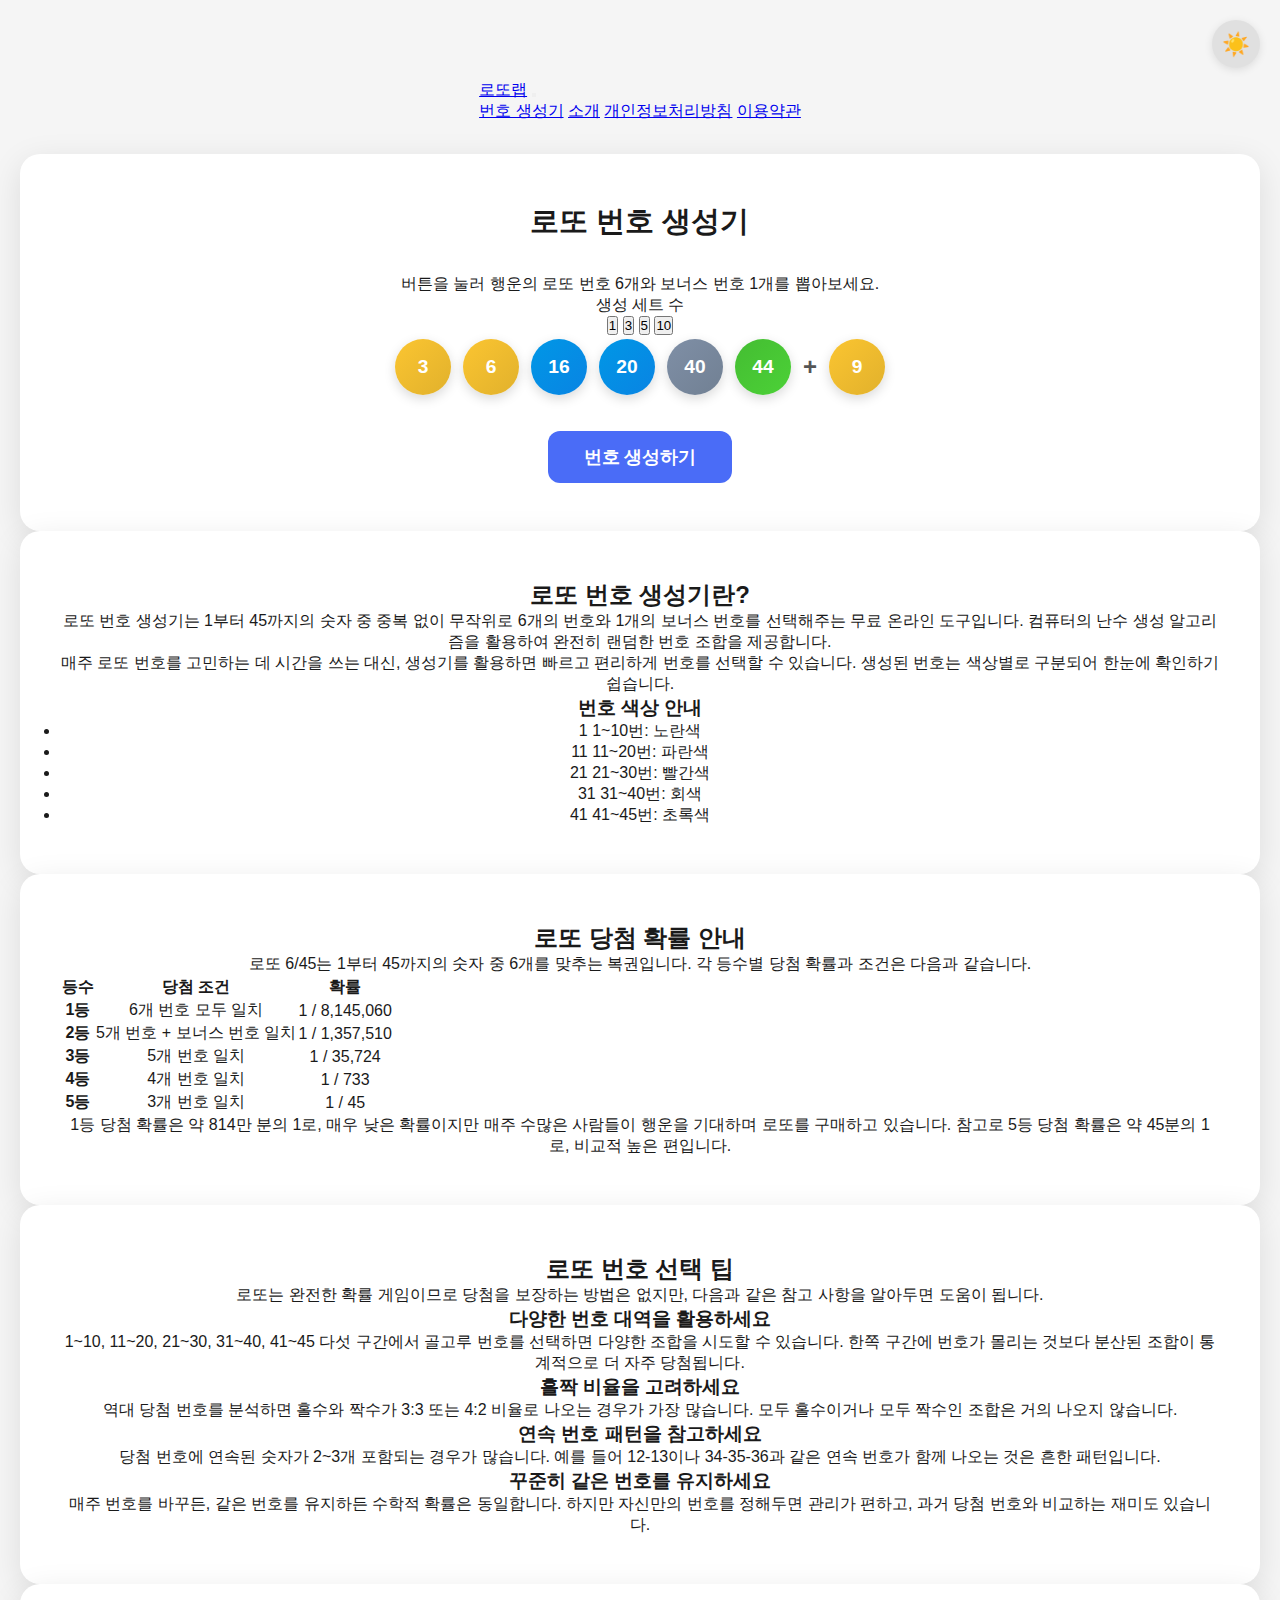
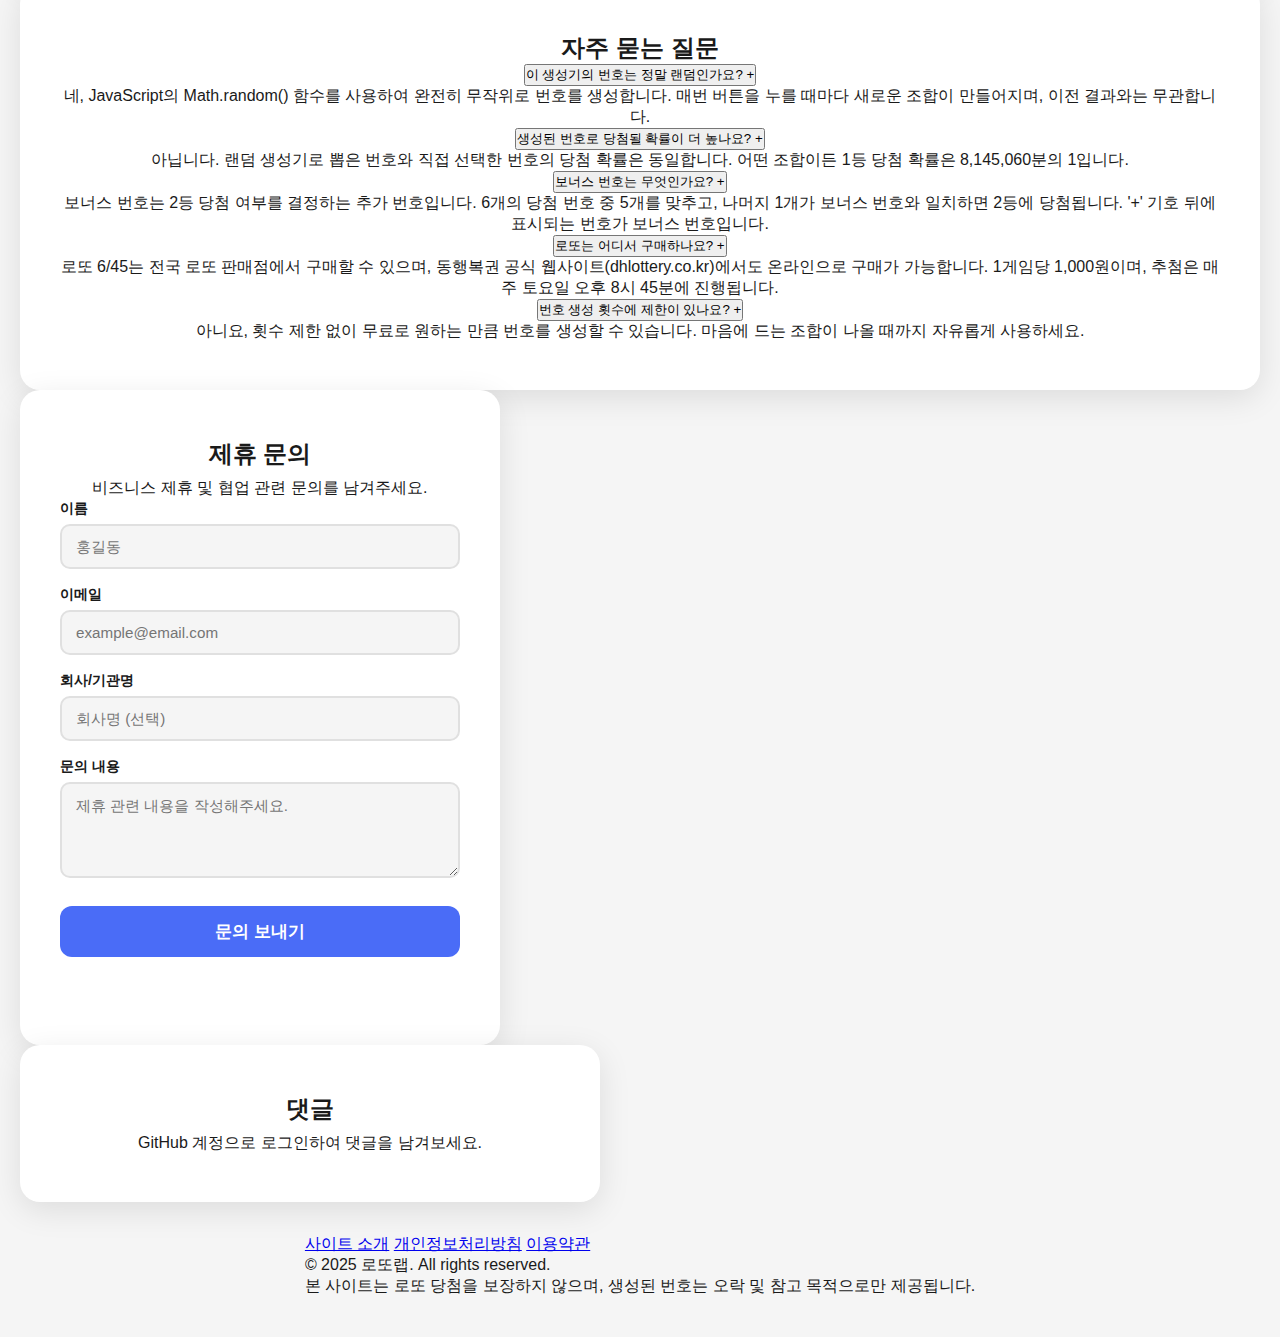
<file: index.html>
<!DOCTYPE html>
<html lang="ko" data-theme="light">
<head>
    <!-- Google tag (gtag.js) -->
    <script async src="https://www.googletagmanager.com/gtag/js?id=G-9GF58T6LCK"></script>
    <script>
      window.dataLayer = window.dataLayer || [];
      function gtag(){dataLayer.push(arguments);}
      gtag('js', new Date());

      gtag('config', 'G-9GF58T6LCK');
    </script>
    <script type="text/javascript">
      (function(c,l,a,r,i,t,y){
          c[a]=c[a]||function(){(c[a].q=c[a].q||[]).push(arguments)};
          t=l.createElement(r);t.async=1;t.src="https://www.clarity.ms/tag/"+i;
          y=l.getElementsByTagName(r)[0];y.parentNode.insertBefore(t,y);
      })(window, document, "clarity", "script", "vht7bhgp7y");
    </script>
    <meta charset="UTF-8">
    <meta name="viewport" content="width=device-width, initial-scale=1.0">
    <title>로또 번호 생성기 - 무료 랜덤 번호 추천 | 로또랩</title>
    <meta name="description" content="무료 로또 번호 생성기로 행운의 번호를 뽑아보세요. 1~45 중 랜덤 6개 번호와 보너스 번호를 자동으로 추천합니다. 로또 당첨 확률, 번호 선택 팁도 확인하세요.">
    <meta name="keywords" content="로또 번호 생성기, 로또 번호 추천, 랜덤 번호, 로또 당첨 확률, 무료 로또">
    <meta property="og:title" content="로또 번호 생성기 - 무료 랜덤 번호 추천">
    <meta property="og:description" content="무료 로또 번호 생성기로 행운의 번호를 뽑아보세요. 당첨 확률 정보와 번호 선택 팁도 제공합니다.">
    <meta property="og:type" content="website">
    <link rel="stylesheet" href="style.css">
    <script async src="https://pagead2.googlesyndication.com/pagead/js/adsbygoogle.js?client=ca-pub-6343680827570433"
         crossorigin="anonymous"></script>
</head>
<body>
    <header class="site-header">
        <div class="header-inner">
            <a href="index.html" class="site-logo">로또랩</a>
            <button id="menu-toggle" class="menu-toggle" aria-label="메뉴 열기">
                <span></span><span></span><span></span>
            </button>
            <nav class="site-nav" id="site-nav">
                <a href="index.html" class="nav-link active">번호 생성기</a>
                <a href="about.html" class="nav-link">소개</a>
                <a href="privacy.html" class="nav-link">개인정보처리방침</a>
                <a href="terms.html" class="nav-link">이용약관</a>
            </nav>
            <button id="theme-toggle" aria-label="테마 변경">☀️</button>
        </div>
    </header>

    <main>
        <!-- 로또 번호 생성기 -->
        <article class="container generator-section">
            <h1>로또 번호 생성기</h1>
            <p class="section-desc">버튼을 눌러 행운의 로또 번호 6개와 보너스 번호 1개를 뽑아보세요.</p>
            <div class="set-selector">
                <label for="set-count">생성 세트 수</label>
                <div class="set-buttons">
                    <button type="button" class="set-btn active" data-count="1">1</button>
                    <button type="button" class="set-btn" data-count="3">3</button>
                    <button type="button" class="set-btn" data-count="5">5</button>
                    <button type="button" class="set-btn" data-count="10">10</button>
                </div>
            </div>
            <div id="lotto-container"></div>
            <button id="generate-btn">번호 생성하기</button>
        </article>

        <!-- 로또 번호 생성기 소개 -->
        <section class="container content-section">
            <h2>로또 번호 생성기란?</h2>
            <p>로또 번호 생성기는 1부터 45까지의 숫자 중 중복 없이 무작위로 6개의 번호와 1개의 보너스 번호를 선택해주는 무료 온라인 도구입니다. 컴퓨터의 난수 생성 알고리즘을 활용하여 완전히 랜덤한 번호 조합을 제공합니다.</p>
            <p>매주 로또 번호를 고민하는 데 시간을 쓰는 대신, 생성기를 활용하면 빠르고 편리하게 번호를 선택할 수 있습니다. 생성된 번호는 색상별로 구분되어 한눈에 확인하기 쉽습니다.</p>
            <div class="color-guide">
                <h3>번호 색상 안내</h3>
                <ul class="color-list">
                    <li><span class="ball-sm yellow">1</span> 1~10번: 노란색</li>
                    <li><span class="ball-sm blue">11</span> 11~20번: 파란색</li>
                    <li><span class="ball-sm red">21</span> 21~30번: 빨간색</li>
                    <li><span class="ball-sm gray">31</span> 31~40번: 회색</li>
                    <li><span class="ball-sm green">41</span> 41~45번: 초록색</li>
                </ul>
            </div>
        </section>

        <!-- 당첨 확률 -->
        <section class="container content-section">
            <h2>로또 당첨 확률 안내</h2>
            <p>로또 6/45는 1부터 45까지의 숫자 중 6개를 맞추는 복권입니다. 각 등수별 당첨 확률과 조건은 다음과 같습니다.</p>
            <div class="table-wrap">
                <table class="info-table">
                    <thead>
                        <tr>
                            <th>등수</th>
                            <th>당첨 조건</th>
                            <th>확률</th>
                        </tr>
                    </thead>
                    <tbody>
                        <tr>
                            <td><strong>1등</strong></td>
                            <td>6개 번호 모두 일치</td>
                            <td>1 / 8,145,060</td>
                        </tr>
                        <tr>
                            <td><strong>2등</strong></td>
                            <td>5개 번호 + 보너스 번호 일치</td>
                            <td>1 / 1,357,510</td>
                        </tr>
                        <tr>
                            <td><strong>3등</strong></td>
                            <td>5개 번호 일치</td>
                            <td>1 / 35,724</td>
                        </tr>
                        <tr>
                            <td><strong>4등</strong></td>
                            <td>4개 번호 일치</td>
                            <td>1 / 733</td>
                        </tr>
                        <tr>
                            <td><strong>5등</strong></td>
                            <td>3개 번호 일치</td>
                            <td>1 / 45</td>
                        </tr>
                    </tbody>
                </table>
            </div>
            <p>1등 당첨 확률은 약 814만 분의 1로, 매우 낮은 확률이지만 매주 수많은 사람들이 행운을 기대하며 로또를 구매하고 있습니다. 참고로 5등 당첨 확률은 약 45분의 1로, 비교적 높은 편입니다.</p>
        </section>

        <!-- 광고 1 -->
        <div class="ad-container">
            <ins class="adsbygoogle"
                 style="display:block"
                 data-ad-client="ca-pub-6343680827570433"
                 data-ad-slot="auto"
                 data-ad-format="auto"
                 data-full-width-responsive="true"></ins>
            <script>(adsbygoogle = window.adsbygoogle || []).push({});</script>
        </div>

        <!-- 번호 선택 팁 -->
        <section class="container content-section">
            <h2>로또 번호 선택 팁</h2>
            <p>로또는 완전한 확률 게임이므로 당첨을 보장하는 방법은 없지만, 다음과 같은 참고 사항을 알아두면 도움이 됩니다.</p>
            <div class="tips-list">
                <div class="tip-item">
                    <h3>다양한 번호 대역을 활용하세요</h3>
                    <p>1~10, 11~20, 21~30, 31~40, 41~45 다섯 구간에서 골고루 번호를 선택하면 다양한 조합을 시도할 수 있습니다. 한쪽 구간에 번호가 몰리는 것보다 분산된 조합이 통계적으로 더 자주 당첨됩니다.</p>
                </div>
                <div class="tip-item">
                    <h3>홀짝 비율을 고려하세요</h3>
                    <p>역대 당첨 번호를 분석하면 홀수와 짝수가 3:3 또는 4:2 비율로 나오는 경우가 가장 많습니다. 모두 홀수이거나 모두 짝수인 조합은 거의 나오지 않습니다.</p>
                </div>
                <div class="tip-item">
                    <h3>연속 번호 패턴을 참고하세요</h3>
                    <p>당첨 번호에 연속된 숫자가 2~3개 포함되는 경우가 많습니다. 예를 들어 12-13이나 34-35-36과 같은 연속 번호가 함께 나오는 것은 흔한 패턴입니다.</p>
                </div>
                <div class="tip-item">
                    <h3>꾸준히 같은 번호를 유지하세요</h3>
                    <p>매주 번호를 바꾸든, 같은 번호를 유지하든 수학적 확률은 동일합니다. 하지만 자신만의 번호를 정해두면 관리가 편하고, 과거 당첨 번호와 비교하는 재미도 있습니다.</p>
                </div>
            </div>
        </section>

        <!-- FAQ -->
        <section class="container content-section">
            <h2>자주 묻는 질문</h2>
            <div class="faq-list">
                <div class="faq-item">
                    <button class="faq-question" aria-expanded="false">
                        <span>이 생성기의 번호는 정말 랜덤인가요?</span>
                        <span class="faq-icon">+</span>
                    </button>
                    <div class="faq-answer">
                        <p>네, JavaScript의 Math.random() 함수를 사용하여 완전히 무작위로 번호를 생성합니다. 매번 버튼을 누를 때마다 새로운 조합이 만들어지며, 이전 결과와는 무관합니다.</p>
                    </div>
                </div>
                <div class="faq-item">
                    <button class="faq-question" aria-expanded="false">
                        <span>생성된 번호로 당첨될 확률이 더 높나요?</span>
                        <span class="faq-icon">+</span>
                    </button>
                    <div class="faq-answer">
                        <p>아닙니다. 랜덤 생성기로 뽑은 번호와 직접 선택한 번호의 당첨 확률은 동일합니다. 어떤 조합이든 1등 당첨 확률은 8,145,060분의 1입니다.</p>
                    </div>
                </div>
                <div class="faq-item">
                    <button class="faq-question" aria-expanded="false">
                        <span>보너스 번호는 무엇인가요?</span>
                        <span class="faq-icon">+</span>
                    </button>
                    <div class="faq-answer">
                        <p>보너스 번호는 2등 당첨 여부를 결정하는 추가 번호입니다. 6개의 당첨 번호 중 5개를 맞추고, 나머지 1개가 보너스 번호와 일치하면 2등에 당첨됩니다. '+' 기호 뒤에 표시되는 번호가 보너스 번호입니다.</p>
                    </div>
                </div>
                <div class="faq-item">
                    <button class="faq-question" aria-expanded="false">
                        <span>로또는 어디서 구매하나요?</span>
                        <span class="faq-icon">+</span>
                    </button>
                    <div class="faq-answer">
                        <p>로또 6/45는 전국 로또 판매점에서 구매할 수 있으며, 동행복권 공식 웹사이트(dhlottery.co.kr)에서도 온라인으로 구매가 가능합니다. 1게임당 1,000원이며, 추첨은 매주 토요일 오후 8시 45분에 진행됩니다.</p>
                    </div>
                </div>
                <div class="faq-item">
                    <button class="faq-question" aria-expanded="false">
                        <span>번호 생성 횟수에 제한이 있나요?</span>
                        <span class="faq-icon">+</span>
                    </button>
                    <div class="faq-answer">
                        <p>아니요, 횟수 제한 없이 무료로 원하는 만큼 번호를 생성할 수 있습니다. 마음에 드는 조합이 나올 때까지 자유롭게 사용하세요.</p>
                    </div>
                </div>
            </div>
        </section>

        <!-- 제휴 문의 -->
        <section class="container contact-section">
            <h2>제휴 문의</h2>
            <p class="section-desc">비즈니스 제휴 및 협업 관련 문의를 남겨주세요.</p>
            <form id="contact-form" action="https://formspree.io/f/mlgwdnbo" method="POST">
                <div class="form-group">
                    <label for="name">이름</label>
                    <input type="text" id="name" name="name" placeholder="홍길동" required>
                </div>
                <div class="form-group">
                    <label for="email">이메일</label>
                    <input type="email" id="email" name="email" placeholder="example@email.com" required>
                </div>
                <div class="form-group">
                    <label for="company">회사/기관명</label>
                    <input type="text" id="company" name="company" placeholder="회사명 (선택)">
                </div>
                <div class="form-group">
                    <label for="message">문의 내용</label>
                    <textarea id="message" name="message" rows="4" placeholder="제휴 관련 내용을 작성해주세요." required></textarea>
                </div>
                <button type="submit" class="submit-btn">문의 보내기</button>
            </form>
            <p id="form-status" class="form-status"></p>
        </section>

        <!-- 광고 2 -->
        <div class="ad-container">
            <ins class="adsbygoogle"
                 style="display:block"
                 data-ad-client="ca-pub-6343680827570433"
                 data-ad-slot="auto"
                 data-ad-format="auto"
                 data-full-width-responsive="true"></ins>
            <script>(adsbygoogle = window.adsbygoogle || []).push({});</script>
        </div>

        <!-- 댓글 -->
        <section class="container comments-section">
            <h2>댓글</h2>
            <p class="section-desc">GitHub 계정으로 로그인하여 댓글을 남겨보세요.</p>
            <div id="utterances-container"></div>
        </section>
    </main>

    <footer class="site-footer">
        <div class="footer-inner">
            <div class="footer-links">
                <a href="about.html">사이트 소개</a>
                <a href="privacy.html">개인정보처리방침</a>
                <a href="terms.html">이용약관</a>
            </div>
            <p class="footer-copy">&copy; 2025 로또랩. All rights reserved.</p>
            <p class="footer-disclaimer">본 사이트는 로또 당첨을 보장하지 않으며, 생성된 번호는 오락 및 참고 목적으로만 제공됩니다.</p>
        </div>
    </footer>

    <script src="main.js"></script>
</body>
</html>
</file>
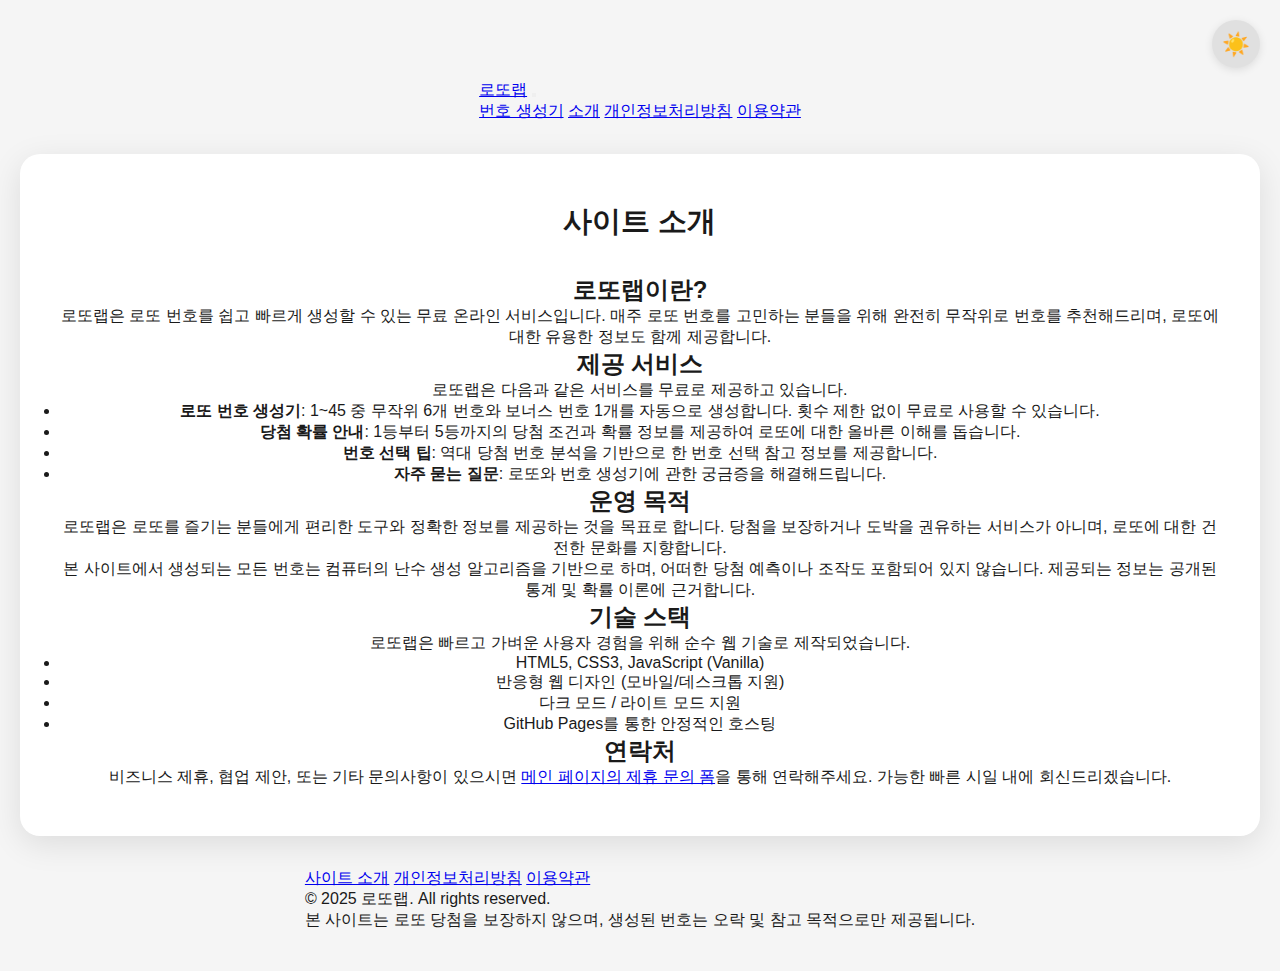
<file: about.html>
<!DOCTYPE html>
<html lang="ko" data-theme="light">
<head>
    <!-- Google tag (gtag.js) -->
    <script async src="https://www.googletagmanager.com/gtag/js?id=G-9GF58T6LCK"></script>
    <script>
      window.dataLayer = window.dataLayer || [];
      function gtag(){dataLayer.push(arguments);}
      gtag('js', new Date());

      gtag('config', 'G-9GF58T6LCK');
    </script>
    <script type="text/javascript">
      (function(c,l,a,r,i,t,y){
          c[a]=c[a]||function(){(c[a].q=c[a].q||[]).push(arguments)};
          t=l.createElement(r);t.async=1;t.src="https://www.clarity.ms/tag/"+i;
          y=l.getElementsByTagName(r)[0];y.parentNode.insertBefore(t,y);
      })(window, document, "clarity", "script", "vht7bhgp7y");
    </script>
    <meta charset="UTF-8">
    <meta name="viewport" content="width=device-width, initial-scale=1.0">
    <title>사이트 소개 | 로또랩</title>
    <meta name="description" content="로또랩은 무료 로또 번호 생성기와 로또 관련 정보를 제공하는 사이트입니다. 사이트의 목적과 미션을 확인하세요.">
    <link rel="stylesheet" href="style.css">
    <script async src="https://pagead2.googlesyndication.com/pagead/js/adsbygoogle.js?client=ca-pub-6343680827570433"
         crossorigin="anonymous"></script>
</head>
<body>
    <header class="site-header">
        <div class="header-inner">
            <a href="index.html" class="site-logo">로또랩</a>
            <button id="menu-toggle" class="menu-toggle" aria-label="메뉴 열기">
                <span></span><span></span><span></span>
            </button>
            <nav class="site-nav" id="site-nav">
                <a href="index.html" class="nav-link">번호 생성기</a>
                <a href="about.html" class="nav-link active">소개</a>
                <a href="privacy.html" class="nav-link">개인정보처리방침</a>
                <a href="terms.html" class="nav-link">이용약관</a>
            </nav>
            <button id="theme-toggle" aria-label="테마 변경">☀️</button>
        </div>
    </header>

    <main>
        <article class="container page-content">
            <h1>사이트 소개</h1>

            <h2>로또랩이란?</h2>
            <p>로또랩은 로또 번호를 쉽고 빠르게 생성할 수 있는 무료 온라인 서비스입니다. 매주 로또 번호를 고민하는 분들을 위해 완전히 무작위로 번호를 추천해드리며, 로또에 대한 유용한 정보도 함께 제공합니다.</p>

            <h2>제공 서비스</h2>
            <p>로또랩은 다음과 같은 서비스를 무료로 제공하고 있습니다.</p>
            <ul>
                <li><strong>로또 번호 생성기</strong>: 1~45 중 무작위 6개 번호와 보너스 번호 1개를 자동으로 생성합니다. 횟수 제한 없이 무료로 사용할 수 있습니다.</li>
                <li><strong>당첨 확률 안내</strong>: 1등부터 5등까지의 당첨 조건과 확률 정보를 제공하여 로또에 대한 올바른 이해를 돕습니다.</li>
                <li><strong>번호 선택 팁</strong>: 역대 당첨 번호 분석을 기반으로 한 번호 선택 참고 정보를 제공합니다.</li>
                <li><strong>자주 묻는 질문</strong>: 로또와 번호 생성기에 관한 궁금증을 해결해드립니다.</li>
            </ul>

            <h2>운영 목적</h2>
            <p>로또랩은 로또를 즐기는 분들에게 편리한 도구와 정확한 정보를 제공하는 것을 목표로 합니다. 당첨을 보장하거나 도박을 권유하는 서비스가 아니며, 로또에 대한 건전한 문화를 지향합니다.</p>
            <p>본 사이트에서 생성되는 모든 번호는 컴퓨터의 난수 생성 알고리즘을 기반으로 하며, 어떠한 당첨 예측이나 조작도 포함되어 있지 않습니다. 제공되는 정보는 공개된 통계 및 확률 이론에 근거합니다.</p>

            <h2>기술 스택</h2>
            <p>로또랩은 빠르고 가벼운 사용자 경험을 위해 순수 웹 기술로 제작되었습니다.</p>
            <ul>
                <li>HTML5, CSS3, JavaScript (Vanilla)</li>
                <li>반응형 웹 디자인 (모바일/데스크톱 지원)</li>
                <li>다크 모드 / 라이트 모드 지원</li>
                <li>GitHub Pages를 통한 안정적인 호스팅</li>
            </ul>

            <h2>연락처</h2>
            <p>비즈니스 제휴, 협업 제안, 또는 기타 문의사항이 있으시면 <a href="index.html">메인 페이지의 제휴 문의 폼</a>을 통해 연락해주세요. 가능한 빠른 시일 내에 회신드리겠습니다.</p>
        </article>
    </main>

    <footer class="site-footer">
        <div class="footer-inner">
            <div class="footer-links">
                <a href="about.html">사이트 소개</a>
                <a href="privacy.html">개인정보처리방침</a>
                <a href="terms.html">이용약관</a>
            </div>
            <p class="footer-copy">&copy; 2025 로또랩. All rights reserved.</p>
            <p class="footer-disclaimer">본 사이트는 로또 당첨을 보장하지 않으며, 생성된 번호는 오락 및 참고 목적으로만 제공됩니다.</p>
        </div>
    </footer>

    <script src="main.js"></script>
</body>
</html>
</file>
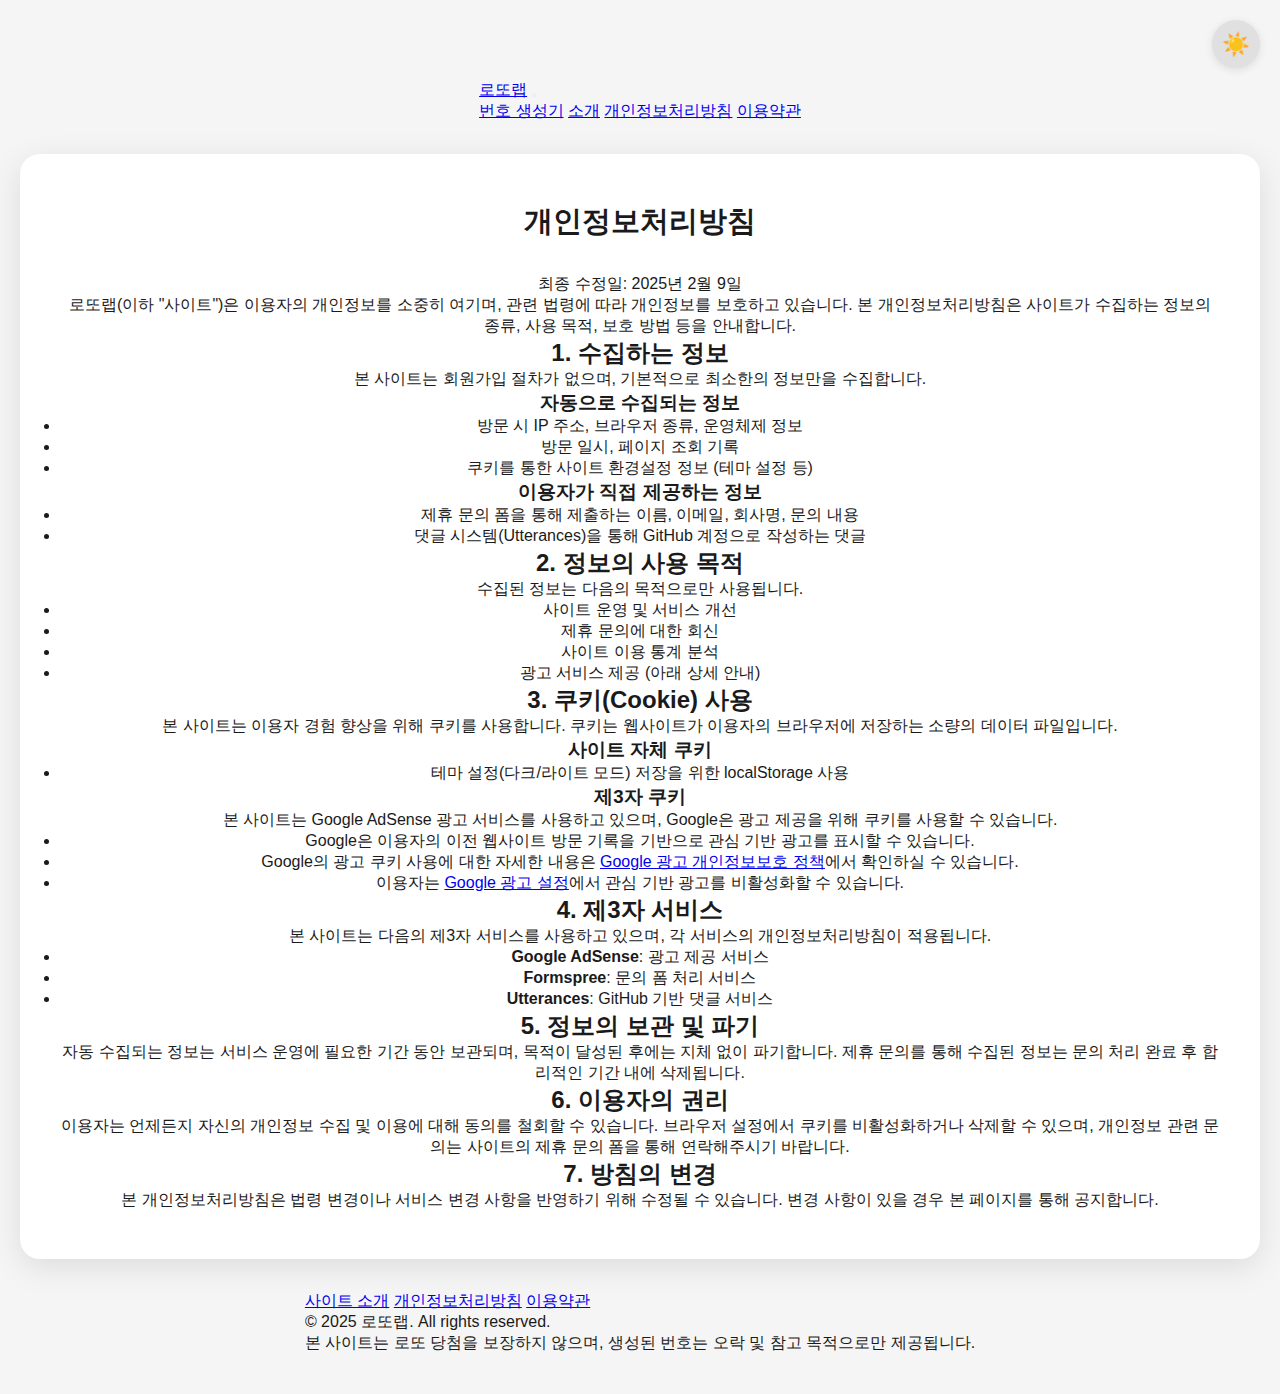
<file: privacy.html>
<!DOCTYPE html>
<html lang="ko" data-theme="light">
<head>
    <!-- Google tag (gtag.js) -->
    <script async src="https://www.googletagmanager.com/gtag/js?id=G-9GF58T6LCK"></script>
    <script>
      window.dataLayer = window.dataLayer || [];
      function gtag(){dataLayer.push(arguments);}
      gtag('js', new Date());

      gtag('config', 'G-9GF58T6LCK');
    </script>
    <script type="text/javascript">
      (function(c,l,a,r,i,t,y){
          c[a]=c[a]||function(){(c[a].q=c[a].q||[]).push(arguments)};
          t=l.createElement(r);t.async=1;t.src="https://www.clarity.ms/tag/"+i;
          y=l.getElementsByTagName(r)[0];y.parentNode.insertBefore(t,y);
      })(window, document, "clarity", "script", "vht7bhgp7y");
    </script>
    <meta charset="UTF-8">
    <meta name="viewport" content="width=device-width, initial-scale=1.0">
    <title>개인정보처리방침 | 로또랩</title>
    <meta name="description" content="로또랩의 개인정보처리방침입니다. 수집하는 정보, 쿠키 사용, 제3자 광고 서비스에 대한 안내를 확인하세요.">
    <link rel="stylesheet" href="style.css">
    <script async src="https://pagead2.googlesyndication.com/pagead/js/adsbygoogle.js?client=ca-pub-6343680827570433"
         crossorigin="anonymous"></script>
</head>
<body>
    <header class="site-header">
        <div class="header-inner">
            <a href="index.html" class="site-logo">로또랩</a>
            <button id="menu-toggle" class="menu-toggle" aria-label="메뉴 열기">
                <span></span><span></span><span></span>
            </button>
            <nav class="site-nav" id="site-nav">
                <a href="index.html" class="nav-link">번호 생성기</a>
                <a href="about.html" class="nav-link">소개</a>
                <a href="privacy.html" class="nav-link active">개인정보처리방침</a>
                <a href="terms.html" class="nav-link">이용약관</a>
            </nav>
            <button id="theme-toggle" aria-label="테마 변경">☀️</button>
        </div>
    </header>

    <main>
        <article class="container page-content">
            <h1>개인정보처리방침</h1>
            <p class="page-last-updated">최종 수정일: 2025년 2월 9일</p>

            <p>로또랩(이하 "사이트")은 이용자의 개인정보를 소중히 여기며, 관련 법령에 따라 개인정보를 보호하고 있습니다. 본 개인정보처리방침은 사이트가 수집하는 정보의 종류, 사용 목적, 보호 방법 등을 안내합니다.</p>

            <h2>1. 수집하는 정보</h2>
            <p>본 사이트는 회원가입 절차가 없으며, 기본적으로 최소한의 정보만을 수집합니다.</p>
            <h3>자동으로 수집되는 정보</h3>
            <ul>
                <li>방문 시 IP 주소, 브라우저 종류, 운영체제 정보</li>
                <li>방문 일시, 페이지 조회 기록</li>
                <li>쿠키를 통한 사이트 환경설정 정보 (테마 설정 등)</li>
            </ul>
            <h3>이용자가 직접 제공하는 정보</h3>
            <ul>
                <li>제휴 문의 폼을 통해 제출하는 이름, 이메일, 회사명, 문의 내용</li>
                <li>댓글 시스템(Utterances)을 통해 GitHub 계정으로 작성하는 댓글</li>
            </ul>

            <h2>2. 정보의 사용 목적</h2>
            <p>수집된 정보는 다음의 목적으로만 사용됩니다.</p>
            <ul>
                <li>사이트 운영 및 서비스 개선</li>
                <li>제휴 문의에 대한 회신</li>
                <li>사이트 이용 통계 분석</li>
                <li>광고 서비스 제공 (아래 상세 안내)</li>
            </ul>

            <h2>3. 쿠키(Cookie) 사용</h2>
            <p>본 사이트는 이용자 경험 향상을 위해 쿠키를 사용합니다. 쿠키는 웹사이트가 이용자의 브라우저에 저장하는 소량의 데이터 파일입니다.</p>
            <h3>사이트 자체 쿠키</h3>
            <ul>
                <li>테마 설정(다크/라이트 모드) 저장을 위한 localStorage 사용</li>
            </ul>
            <h3>제3자 쿠키</h3>
            <p>본 사이트는 Google AdSense 광고 서비스를 사용하고 있으며, Google은 광고 제공을 위해 쿠키를 사용할 수 있습니다.</p>
            <ul>
                <li>Google은 이용자의 이전 웹사이트 방문 기록을 기반으로 관심 기반 광고를 표시할 수 있습니다.</li>
                <li>Google의 광고 쿠키 사용에 대한 자세한 내용은 <a href="https://policies.google.com/technologies/ads?hl=ko" target="_blank" rel="noopener">Google 광고 개인정보보호 정책</a>에서 확인하실 수 있습니다.</li>
                <li>이용자는 <a href="https://adssettings.google.com/" target="_blank" rel="noopener">Google 광고 설정</a>에서 관심 기반 광고를 비활성화할 수 있습니다.</li>
            </ul>

            <h2>4. 제3자 서비스</h2>
            <p>본 사이트는 다음의 제3자 서비스를 사용하고 있으며, 각 서비스의 개인정보처리방침이 적용됩니다.</p>
            <ul>
                <li><strong>Google AdSense</strong>: 광고 제공 서비스</li>
                <li><strong>Formspree</strong>: 문의 폼 처리 서비스</li>
                <li><strong>Utterances</strong>: GitHub 기반 댓글 서비스</li>
            </ul>

            <h2>5. 정보의 보관 및 파기</h2>
            <p>자동 수집되는 정보는 서비스 운영에 필요한 기간 동안 보관되며, 목적이 달성된 후에는 지체 없이 파기합니다. 제휴 문의를 통해 수집된 정보는 문의 처리 완료 후 합리적인 기간 내에 삭제됩니다.</p>

            <h2>6. 이용자의 권리</h2>
            <p>이용자는 언제든지 자신의 개인정보 수집 및 이용에 대해 동의를 철회할 수 있습니다. 브라우저 설정에서 쿠키를 비활성화하거나 삭제할 수 있으며, 개인정보 관련 문의는 사이트의 제휴 문의 폼을 통해 연락해주시기 바랍니다.</p>

            <h2>7. 방침의 변경</h2>
            <p>본 개인정보처리방침은 법령 변경이나 서비스 변경 사항을 반영하기 위해 수정될 수 있습니다. 변경 사항이 있을 경우 본 페이지를 통해 공지합니다.</p>
        </article>
    </main>

    <footer class="site-footer">
        <div class="footer-inner">
            <div class="footer-links">
                <a href="about.html">사이트 소개</a>
                <a href="privacy.html">개인정보처리방침</a>
                <a href="terms.html">이용약관</a>
            </div>
            <p class="footer-copy">&copy; 2025 로또랩. All rights reserved.</p>
            <p class="footer-disclaimer">본 사이트는 로또 당첨을 보장하지 않으며, 생성된 번호는 오락 및 참고 목적으로만 제공됩니다.</p>
        </div>
    </footer>

    <script src="main.js"></script>
</body>
</html>
</file>
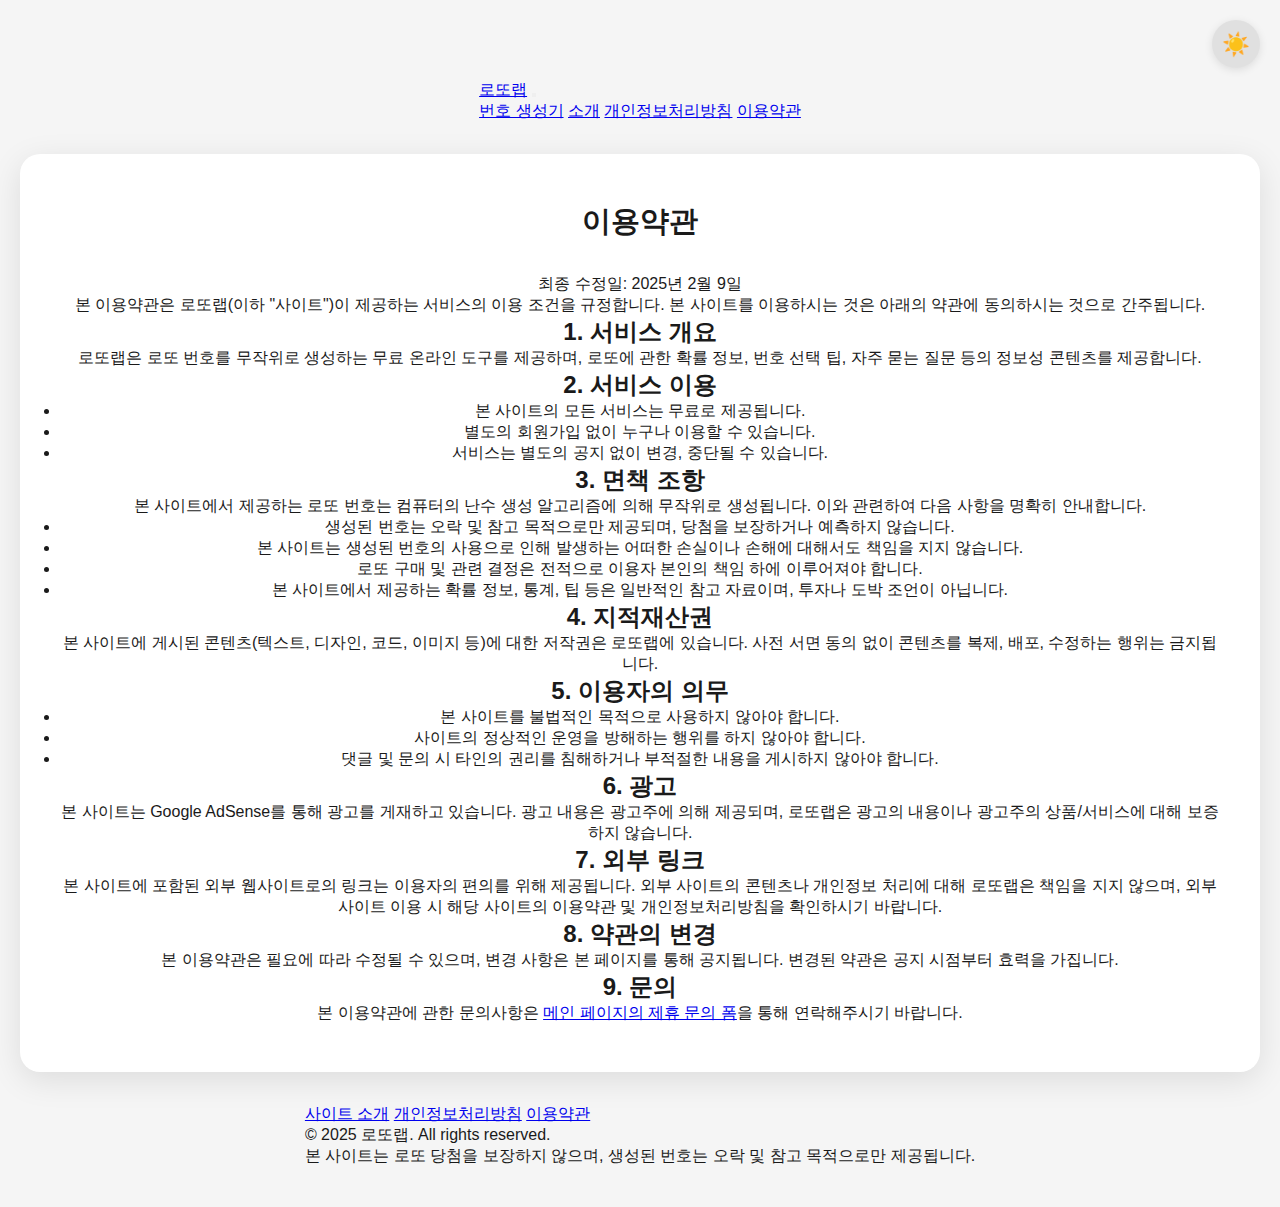
<file: terms.html>
<!DOCTYPE html>
<html lang="ko" data-theme="light">
<head>
    <!-- Google tag (gtag.js) -->
    <script async src="https://www.googletagmanager.com/gtag/js?id=G-9GF58T6LCK"></script>
    <script>
      window.dataLayer = window.dataLayer || [];
      function gtag(){dataLayer.push(arguments);}
      gtag('js', new Date());

      gtag('config', 'G-9GF58T6LCK');
    </script>
    <script type="text/javascript">
      (function(c,l,a,r,i,t,y){
          c[a]=c[a]||function(){(c[a].q=c[a].q||[]).push(arguments)};
          t=l.createElement(r);t.async=1;t.src="https://www.clarity.ms/tag/"+i;
          y=l.getElementsByTagName(r)[0];y.parentNode.insertBefore(t,y);
      })(window, document, "clarity", "script", "vht7bhgp7y");
    </script>
    <meta charset="UTF-8">
    <meta name="viewport" content="width=device-width, initial-scale=1.0">
    <title>이용약관 | 로또랩</title>
    <meta name="description" content="로또랩의 이용약관입니다. 서비스 이용 조건, 면책 조항, 저작권 등에 대한 안내를 확인하세요.">
    <link rel="stylesheet" href="style.css">
    <script async src="https://pagead2.googlesyndication.com/pagead/js/adsbygoogle.js?client=ca-pub-6343680827570433"
         crossorigin="anonymous"></script>
</head>
<body>
    <header class="site-header">
        <div class="header-inner">
            <a href="index.html" class="site-logo">로또랩</a>
            <button id="menu-toggle" class="menu-toggle" aria-label="메뉴 열기">
                <span></span><span></span><span></span>
            </button>
            <nav class="site-nav" id="site-nav">
                <a href="index.html" class="nav-link">번호 생성기</a>
                <a href="about.html" class="nav-link">소개</a>
                <a href="privacy.html" class="nav-link">개인정보처리방침</a>
                <a href="terms.html" class="nav-link active">이용약관</a>
            </nav>
            <button id="theme-toggle" aria-label="테마 변경">☀️</button>
        </div>
    </header>

    <main>
        <article class="container page-content">
            <h1>이용약관</h1>
            <p class="page-last-updated">최종 수정일: 2025년 2월 9일</p>

            <p>본 이용약관은 로또랩(이하 "사이트")이 제공하는 서비스의 이용 조건을 규정합니다. 본 사이트를 이용하시는 것은 아래의 약관에 동의하시는 것으로 간주됩니다.</p>

            <h2>1. 서비스 개요</h2>
            <p>로또랩은 로또 번호를 무작위로 생성하는 무료 온라인 도구를 제공하며, 로또에 관한 확률 정보, 번호 선택 팁, 자주 묻는 질문 등의 정보성 콘텐츠를 제공합니다.</p>

            <h2>2. 서비스 이용</h2>
            <ul>
                <li>본 사이트의 모든 서비스는 무료로 제공됩니다.</li>
                <li>별도의 회원가입 없이 누구나 이용할 수 있습니다.</li>
                <li>서비스는 별도의 공지 없이 변경, 중단될 수 있습니다.</li>
            </ul>

            <h2>3. 면책 조항</h2>
            <p>본 사이트에서 제공하는 로또 번호는 컴퓨터의 난수 생성 알고리즘에 의해 무작위로 생성됩니다. 이와 관련하여 다음 사항을 명확히 안내합니다.</p>
            <ul>
                <li>생성된 번호는 오락 및 참고 목적으로만 제공되며, 당첨을 보장하거나 예측하지 않습니다.</li>
                <li>본 사이트는 생성된 번호의 사용으로 인해 발생하는 어떠한 손실이나 손해에 대해서도 책임을 지지 않습니다.</li>
                <li>로또 구매 및 관련 결정은 전적으로 이용자 본인의 책임 하에 이루어져야 합니다.</li>
                <li>본 사이트에서 제공하는 확률 정보, 통계, 팁 등은 일반적인 참고 자료이며, 투자나 도박 조언이 아닙니다.</li>
            </ul>

            <h2>4. 지적재산권</h2>
            <p>본 사이트에 게시된 콘텐츠(텍스트, 디자인, 코드, 이미지 등)에 대한 저작권은 로또랩에 있습니다. 사전 서면 동의 없이 콘텐츠를 복제, 배포, 수정하는 행위는 금지됩니다.</p>

            <h2>5. 이용자의 의무</h2>
            <ul>
                <li>본 사이트를 불법적인 목적으로 사용하지 않아야 합니다.</li>
                <li>사이트의 정상적인 운영을 방해하는 행위를 하지 않아야 합니다.</li>
                <li>댓글 및 문의 시 타인의 권리를 침해하거나 부적절한 내용을 게시하지 않아야 합니다.</li>
            </ul>

            <h2>6. 광고</h2>
            <p>본 사이트는 Google AdSense를 통해 광고를 게재하고 있습니다. 광고 내용은 광고주에 의해 제공되며, 로또랩은 광고의 내용이나 광고주의 상품/서비스에 대해 보증하지 않습니다.</p>

            <h2>7. 외부 링크</h2>
            <p>본 사이트에 포함된 외부 웹사이트로의 링크는 이용자의 편의를 위해 제공됩니다. 외부 사이트의 콘텐츠나 개인정보 처리에 대해 로또랩은 책임을 지지 않으며, 외부 사이트 이용 시 해당 사이트의 이용약관 및 개인정보처리방침을 확인하시기 바랍니다.</p>

            <h2>8. 약관의 변경</h2>
            <p>본 이용약관은 필요에 따라 수정될 수 있으며, 변경 사항은 본 페이지를 통해 공지됩니다. 변경된 약관은 공지 시점부터 효력을 가집니다.</p>

            <h2>9. 문의</h2>
            <p>본 이용약관에 관한 문의사항은 <a href="index.html#contact">메인 페이지의 제휴 문의 폼</a>을 통해 연락해주시기 바랍니다.</p>
        </article>
    </main>

    <footer class="site-footer">
        <div class="footer-inner">
            <div class="footer-links">
                <a href="about.html">사이트 소개</a>
                <a href="privacy.html">개인정보처리방침</a>
                <a href="terms.html">이용약관</a>
            </div>
            <p class="footer-copy">&copy; 2025 로또랩. All rights reserved.</p>
            <p class="footer-disclaimer">본 사이트는 로또 당첨을 보장하지 않으며, 생성된 번호는 오락 및 참고 목적으로만 제공됩니다.</p>
        </div>
    </footer>

    <script src="main.js"></script>
</body>
</html>
</file>
<file: style.css>
:root[data-theme="light"] {
    --bg: #f5f5f5;
    --surface: #ffffff;
    --text: #1a1a1a;
    --text-secondary: #555;
    --primary: #4a6cf7;
    --primary-hover: #3a5ce5;
    --shadow: rgba(0, 0, 0, 0.1);
    --ball-shadow: rgba(0, 0, 0, 0.15);
    --toggle-bg: #e0e0e0;
}

:root[data-theme="dark"] {
    --bg: #1a1a2e;
    --surface: #16213e;
    --text: #eaeaea;
    --text-secondary: #aaa;
    --primary: #4a6cf7;
    --primary-hover: #6b8cff;
    --shadow: rgba(0, 0, 0, 0.3);
    --ball-shadow: rgba(0, 0, 0, 0.4);
    --toggle-bg: #2a2a4a;
}

* {
    margin: 0;
    padding: 0;
    box-sizing: border-box;
}

body {
    font-family: -apple-system, BlinkMacSystemFont, 'Segoe UI', Roboto, sans-serif;
    background-color: var(--bg);
    color: var(--text);
    min-height: 100vh;
    display: flex;
    flex-direction: column;
    justify-content: center;
    align-items: center;
    gap: 32px;
    padding: 80px 20px 40px;
    transition: background-color 0.3s, color 0.3s;
}

.container {
    text-align: center;
    background: var(--surface);
    padding: 48px 40px;
    border-radius: 20px;
    box-shadow: 0 8px 32px var(--shadow);
    transition: background-color 0.3s, box-shadow 0.3s;
}

h1 {
    font-size: 1.8rem;
    margin-bottom: 32px;
    color: var(--text);
}

#lotto-container {
    display: flex;
    gap: 12px;
    justify-content: center;
    flex-wrap: wrap;
    min-height: 64px;
    margin-bottom: 32px;
    align-items: center;
}

.ball {
    width: 56px;
    height: 56px;
    border-radius: 50%;
    display: flex;
    align-items: center;
    justify-content: center;
    font-size: 1.2rem;
    font-weight: 700;
    color: #fff;
    box-shadow: 0 4px 12px var(--ball-shadow);
    animation: popIn 0.3s ease-out;
}

.ball.yellow { background: linear-gradient(135deg, #fbc531, #e1b12c); }
.ball.blue { background: linear-gradient(135deg, #0097e6, #0984e3); }
.ball.red { background: linear-gradient(135deg, #e84118, #c23616); }
.ball.gray { background: linear-gradient(135deg, #7f8fa6, #718093); }
.ball.green { background: linear-gradient(135deg, #44bd32, #4cd137); }

.bonus-separator {
    font-size: 1.5rem;
    font-weight: 700;
    color: var(--text-secondary);
    display: flex;
    align-items: center;
}

@keyframes popIn {
    0% { transform: scale(0); opacity: 0; }
    70% { transform: scale(1.15); }
    100% { transform: scale(1); opacity: 1; }
}

#generate-btn {
    padding: 14px 36px;
    font-size: 1.1rem;
    font-weight: 600;
    border: none;
    border-radius: 12px;
    background: var(--primary);
    color: #fff;
    cursor: pointer;
    transition: background 0.2s, transform 0.1s;
}

#generate-btn:hover {
    background: var(--primary-hover);
}

#generate-btn:active {
    transform: scale(0.97);
}

#theme-toggle {
    position: fixed;
    top: 20px;
    right: 20px;
    width: 48px;
    height: 48px;
    border-radius: 50%;
    border: none;
    background: var(--toggle-bg);
    font-size: 1.4rem;
    cursor: pointer;
    display: flex;
    align-items: center;
    justify-content: center;
    transition: background 0.3s, transform 0.2s;
    box-shadow: 0 2px 8px var(--shadow);
    z-index: 100;
}

#theme-toggle:hover {
    transform: scale(1.1);
}

/* Contact Form */
.contact-section {
    width: 100%;
    max-width: 480px;
}

.contact-section h2 {
    font-size: 1.5rem;
    margin-bottom: 8px;
}

.contact-desc {
    color: var(--text-secondary);
    font-size: 0.95rem;
    margin-bottom: 24px;
}

.form-group {
    text-align: left;
    margin-bottom: 16px;
}

.form-group label {
    display: block;
    font-size: 0.9rem;
    font-weight: 600;
    margin-bottom: 6px;
    color: var(--text);
}

.form-group input,
.form-group textarea {
    width: 100%;
    padding: 12px 14px;
    font-size: 0.95rem;
    border: 2px solid var(--toggle-bg);
    border-radius: 10px;
    background: var(--bg);
    color: var(--text);
    outline: none;
    transition: border-color 0.2s, background 0.3s, color 0.3s;
    font-family: inherit;
}

.form-group input:focus,
.form-group textarea:focus {
    border-color: var(--primary);
}

.form-group textarea {
    resize: vertical;
}

.submit-btn {
    width: 100%;
    padding: 14px;
    font-size: 1.05rem;
    font-weight: 600;
    border: none;
    border-radius: 12px;
    background: var(--primary);
    color: #fff;
    cursor: pointer;
    transition: background 0.2s, transform 0.1s;
    margin-top: 8px;
}

.submit-btn:hover {
    background: var(--primary-hover);
}

.submit-btn:active {
    transform: scale(0.97);
}

.submit-btn:disabled {
    opacity: 0.6;
    cursor: not-allowed;
}

.form-status {
    margin-top: 16px;
    font-size: 0.95rem;
    font-weight: 500;
    min-height: 24px;
}

.form-status.success {
    color: #44bd32;
}

.form-status.error {
    color: #e84118;
}

/* Comments */
.comments-section {
    width: 100%;
    max-width: 580px;
}

.comments-section h2 {
    font-size: 1.5rem;
    margin-bottom: 8px;
}

.comments-section .utterances {
    max-width: 100%;
}
</file>
